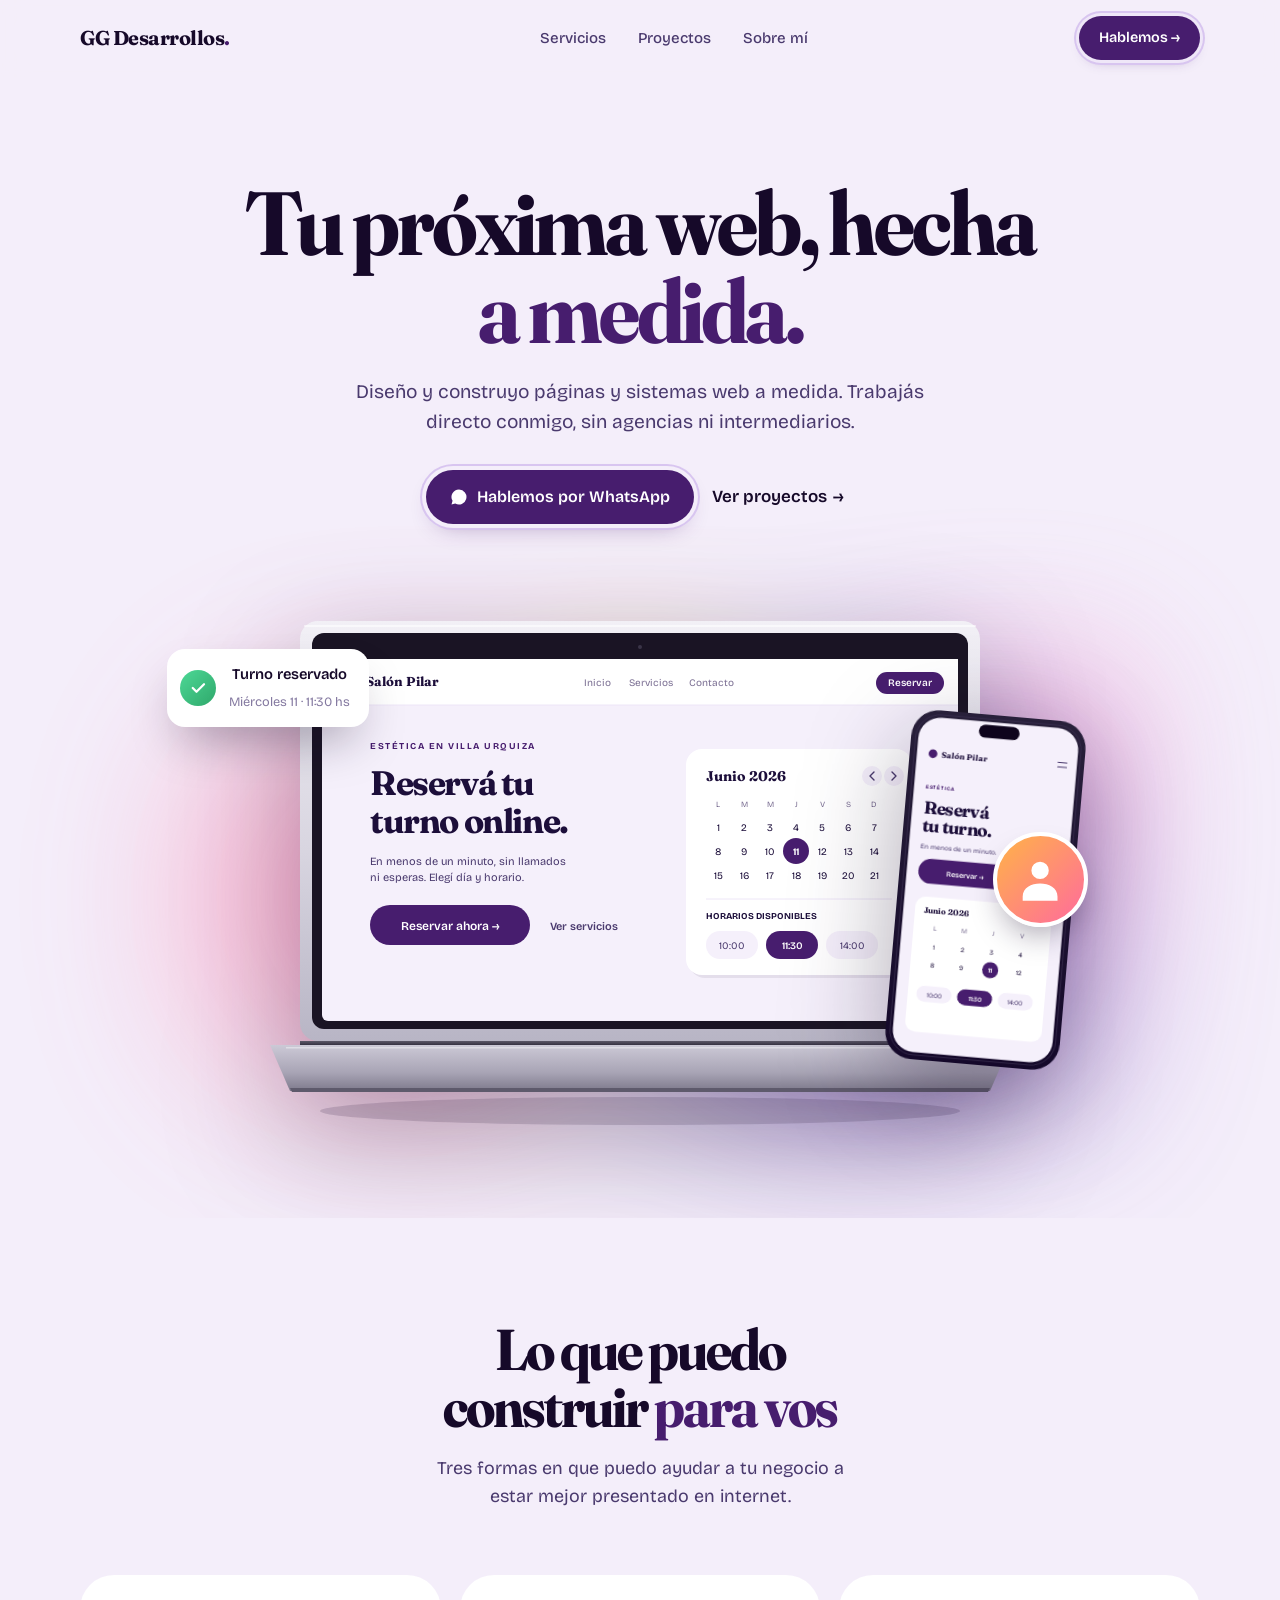
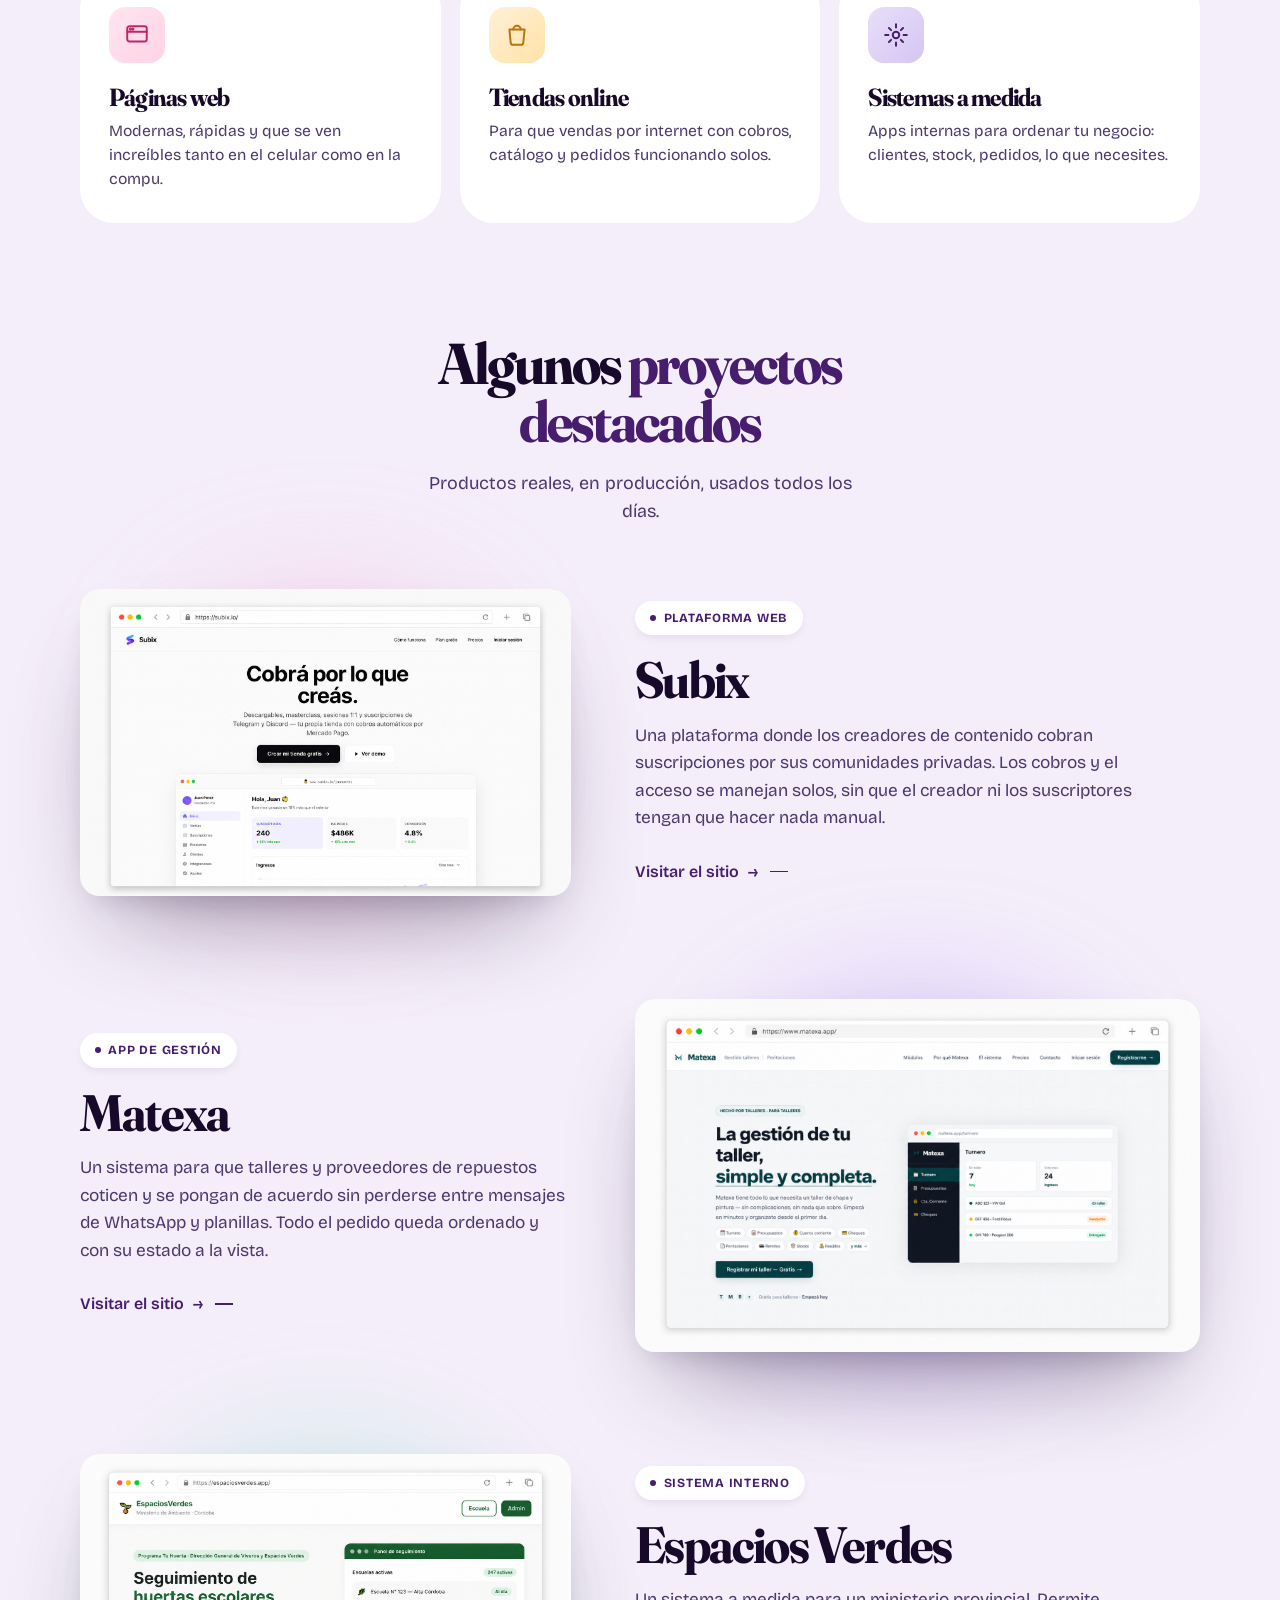
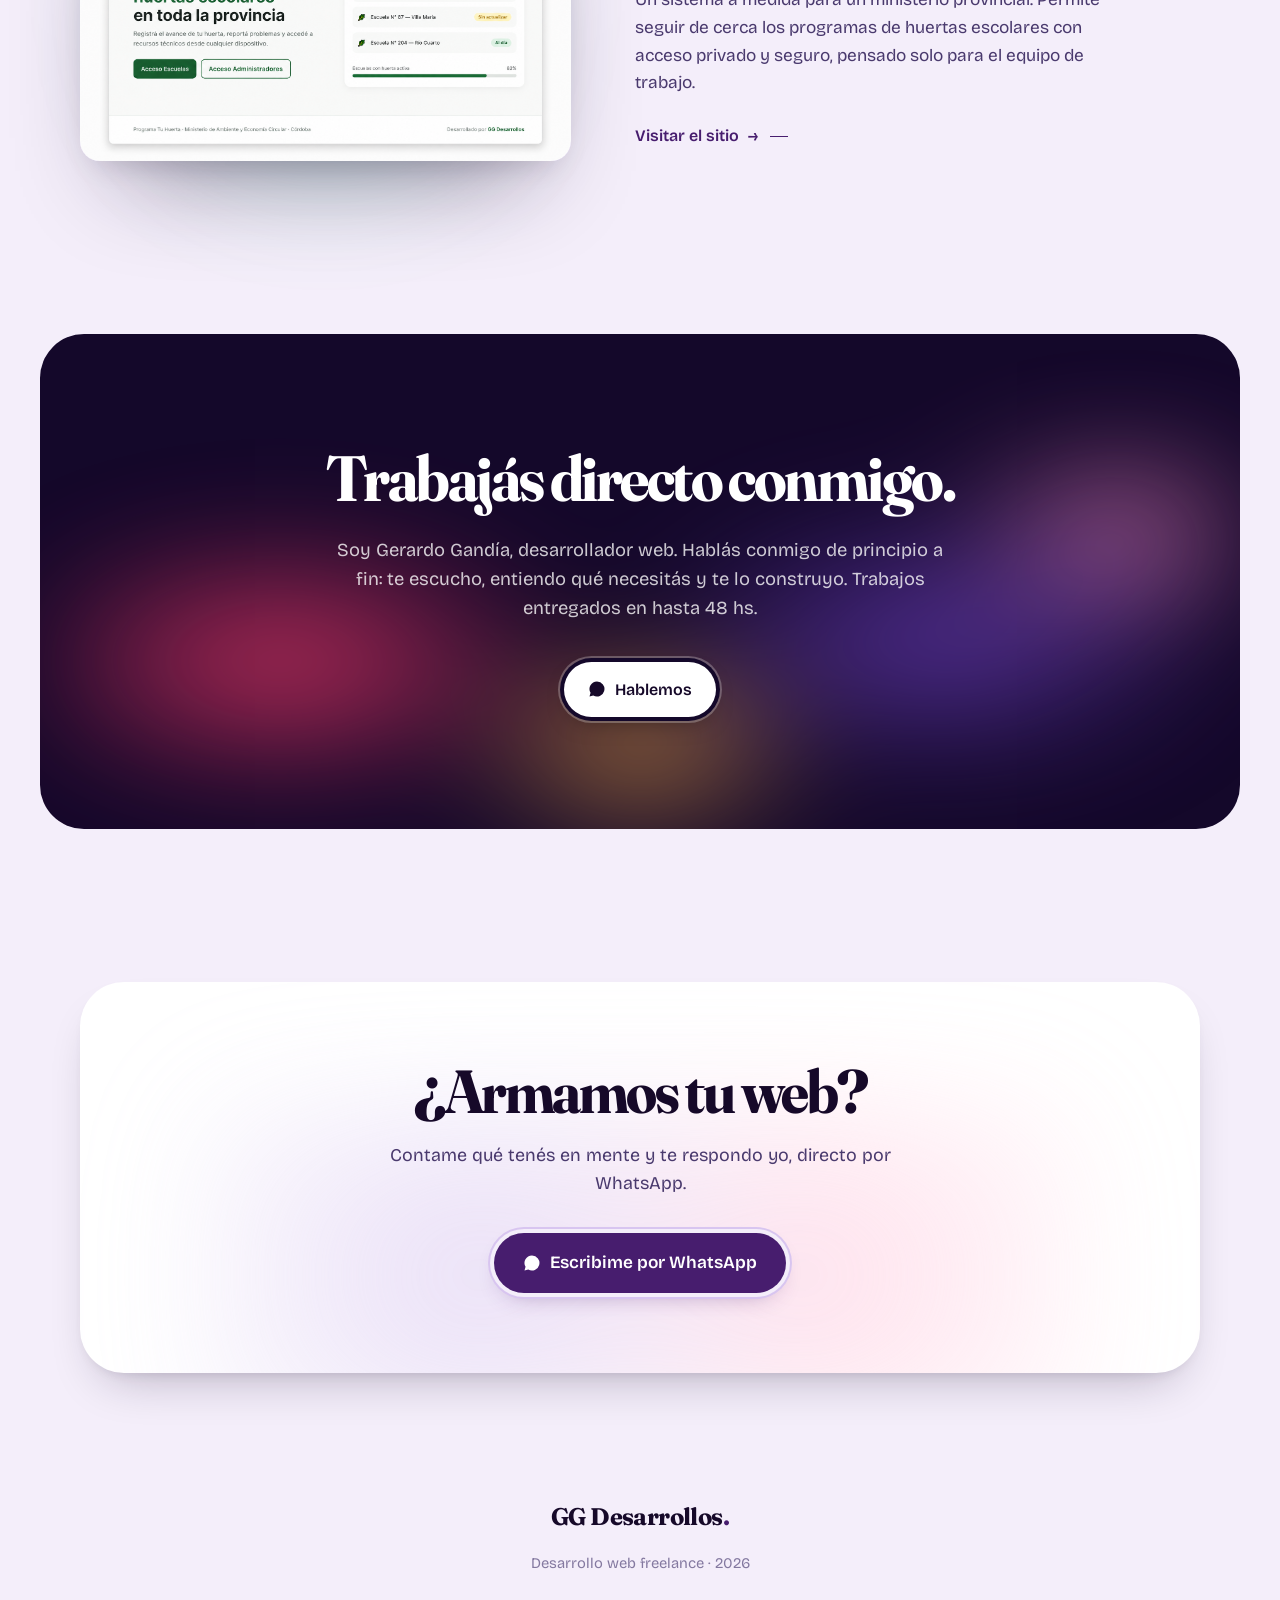
<file: index.html>
<!DOCTYPE html>
<html lang="es-AR">
<head>
<meta charset="UTF-8">
<meta name="viewport" content="width=device-width, initial-scale=1.0">
<title>GG Desarrollos — Páginas web hechas a tu medida</title>
<meta name="description" content="Gerardo Gandía — desarrollo web freelance. Diseño y construyo páginas y sistemas web a medida.">
<link rel="icon" type="image/svg+xml" href="assets/favicon.svg">
<link rel="preconnect" href="https://fonts.googleapis.com">
<link rel="preconnect" href="https://fonts.gstatic.com" crossorigin>
<link href="https://fonts.googleapis.com/css2?family=Bricolage+Grotesque:opsz,wght@12..96,400;12..96,500;12..96,600;12..96,700&family=Fraunces:opsz,wght@9..144,500;9..144,600;9..144,700;9..144,800&display=swap" rel="stylesheet">
<link rel="stylesheet" href="styles.css">
</head>
<body>
<a id="top"></a>

<!-- ============ NAV ============ -->
<header class="nav" id="nav">
  <div class="nav-inner">
    <a href="#top" class="wordmark">GG Desarrollos<span class="dot">.</span></a>
    <nav><ul class="nav-links">
      <li><a href="#servicios">Servicios</a></li>
      <li><a href="#proyectos">Proyectos</a></li>
      <li><a href="#sobre">Sobre mí</a></li>
    </ul></nav>
    <a class="btn btn-primary" href="https://wa.me/5493571682836" target="_blank" rel="noopener">Hablemos →</a>
  </div>
</header>

<!-- ============ HERO ============ -->
<section class="hero">
  <div class="wrap">
    <h1 class="hero-title">
      <span class="word w1">Tu</span>
      <span class="word w2">próxima</span>
      <span class="word w3">web,</span>
      <span class="word w4">hecha</span>
      <span class="word w5">a medida.</span>
    </h1>
    <p class="hero-sub">
      Diseño y construyo páginas y sistemas web a medida. Trabajás directo conmigo, sin agencias ni intermediarios.
    </p>
    <div class="hero-cta">
      <a class="btn btn-primary" href="https://wa.me/5493571682836" target="_blank" rel="noopener">
        <svg viewBox="0 0 24 24" fill="currentColor"><path d="M17.5 14.4c-.3-.2-1.7-.8-2-.9-.3-.1-.5-.2-.7.1-.2.3-.7.9-.9 1.1-.2.2-.3.2-.6.1-.3-.2-1.2-.5-2.3-1.4-.9-.8-1.4-1.7-1.6-2-.2-.3 0-.5.1-.6l.4-.5c.1-.2.2-.3.3-.5.1-.2 0-.4 0-.5 0-.2-.7-1.6-.9-2.2-.2-.6-.5-.5-.7-.5h-.6c-.2 0-.5.1-.8.4-.3.3-1 1-1 2.5s1.1 2.9 1.2 3.1c.2.2 2.1 3.3 5.2 4.6.7.3 1.3.5 1.7.6.7.2 1.4.2 1.9.1.6-.1 1.7-.7 2-1.4.2-.7.2-1.2.2-1.4-.1-.1-.3-.2-.6-.3zM12 2a10 10 0 0 0-8.6 15.1L2 22l5-1.3A10 10 0 1 0 12 2z"/></svg>
        Hablemos por WhatsApp
      </a>
      <a class="btn-link" href="#proyectos">Ver proyectos <span class="arrow">→</span></a>
    </div>
  </div>

  <!-- Cluster de devices con glow -->
  <div class="hero-scene">
    <div class="notif">
      <div class="notif-check">
        <svg viewBox="0 0 24 24" fill="none" stroke="currentColor" stroke-width="3" stroke-linecap="round" stroke-linejoin="round"><path d="M5 12l5 5L20 7"/></svg>
      </div>
      <div class="notif-text">
        <strong>Turno reservado</strong>
        <span>Miércoles 11 · 11:30 hs</span>
      </div>
    </div>

    <div class="avatar-float">
      <svg viewBox="0 0 24 24" fill="currentColor" aria-hidden="true"><path d="M12 12a4 4 0 100-8 4 4 0 000 8zm0 2c-4 0-8 2-8 6v2h16v-2c0-4-4-6-8-6z"/></svg>
    </div>

    <div class="scene-stack">
      <!-- LAPTOP plateada -->
      <svg class="laptop" viewBox="0 0 820 540" xmlns="http://www.w3.org/2000/svg" aria-label="Vista en notebook">
        <defs>
          <linearGradient id="silver-lid" x1="0" y1="0" x2="0" y2="1">
            <stop offset="0%"  stop-color="#F2F0F6"/>
            <stop offset="55%" stop-color="#D8D5E0"/>
            <stop offset="100%" stop-color="#B8B5C5"/>
          </linearGradient>
          <linearGradient id="silver-base" x1="0" y1="0" x2="0" y2="1">
            <stop offset="0%"  stop-color="#CCC9D6"/>
            <stop offset="60%" stop-color="#A8A4B5"/>
            <stop offset="100%" stop-color="#7E7A8C"/>
          </linearGradient>
          <linearGradient id="hinge" x1="0" y1="0" x2="0" y2="1">
            <stop offset="0%" stop-color="#5C5868"/>
            <stop offset="100%" stop-color="#363242"/>
          </linearGradient>
        </defs>

        <!-- Lid (cuerpo plateado) -->
        <rect x="70" y="20" width="680" height="420" rx="18" fill="url(#silver-lid)"/>
        <!-- Highlight superior sutil -->
        <rect x="74" y="24" width="672" height="2" rx="1" fill="rgba(255,255,255,.6)"/>
        <!-- Bezel oscuro alrededor de la pantalla -->
        <rect x="82" y="32" width="656" height="396" rx="12" fill="#1A1424"/>
        <!-- Camera dot -->
        <circle cx="410" cy="46" r="2" fill="#3A3448"/>
        <!-- Pantalla -->
        <rect x="92" y="58" width="636" height="362" rx="6" fill="#F5F0FB"/>

        <!-- ====== SITIO DEMO dentro de la pantalla ====== -->
        <g transform="translate(92 58)">
          <!-- Top nav -->
          <rect width="636" height="46" fill="#FFFFFF"/>
          <line x1="0" y1="46" x2="636" y2="46" stroke="#EDE6F7" stroke-width="1"/>
          <circle cx="28" cy="23" r="7" fill="#471D6E"/>
          <text x="44" y="27" font-family="Fraunces" font-weight="700" font-size="13" fill="#1C0E3A">Salón Pilar</text>
          <g font-family="Bricolage Grotesque" font-size="10" fill="#7A6E92">
            <text x="262" y="27">Inicio</text>
            <text x="307" y="27">Servicios</text>
            <text x="367" y="27">Contacto</text>
          </g>
          <rect x="554" y="13" width="68" height="22" rx="11" fill="#471D6E"/>
          <text x="588" y="27" text-anchor="middle" font-family="Bricolage Grotesque" font-size="10" font-weight="600" fill="#FFFFFF">Reservar</text>

          <!-- Hero del sitio demo -->
          <g transform="translate(48 90)">
            <text x="0" y="0" font-family="Bricolage Grotesque" font-weight="700" font-size="9" letter-spacing="1.5" fill="#471D6E">ESTÉTICA EN VILLA URQUIZA</text>
            <text x="0" y="46" font-family="Fraunces" font-weight="700" font-size="34" fill="#1C0E3A" letter-spacing="-1.4">Reservá tu</text>
            <text x="0" y="84" font-family="Fraunces" font-weight="700" font-size="34" fill="#1C0E3A" letter-spacing="-1.4">turno online.</text>
            <text x="0" y="116" font-family="Bricolage Grotesque" font-size="11" fill="#4A3A6E">En menos de un minuto, sin llamados</text>
            <text x="0" y="132" font-family="Bricolage Grotesque" font-size="11" fill="#4A3A6E">ni esperas. Elegí día y horario.</text>
            <rect x="0" y="156" width="160" height="40" rx="20" fill="#471D6E"/>
            <text x="80" y="181" text-anchor="middle" font-family="Bricolage Grotesque" font-weight="600" font-size="12" fill="#FFFFFF">Reservar ahora →</text>
            <text x="180" y="181" font-family="Bricolage Grotesque" font-weight="600" font-size="11" fill="#4A3A6E">Ver servicios</text>
          </g>

          <!-- Calendario derecha -->
          <g transform="translate(364 90)">
            <rect x="3" y="3" width="226" height="226" rx="16" fill="#1C0E3A" opacity="0.08"/>
            <rect width="226" height="226" rx="16" fill="#FFFFFF"/>
            <text x="20" y="32" font-family="Fraunces" font-weight="700" font-size="14" fill="#1C0E3A">Junio 2026</text>
            <circle cx="186" cy="27" r="10" fill="#F5F0FB"/>
            <path d="M188 23 L184 27 L188 31" stroke="#4A3A6E" stroke-width="1.4" fill="none" stroke-linecap="round" stroke-linejoin="round"/>
            <circle cx="208" cy="27" r="10" fill="#F5F0FB"/>
            <path d="M206 23 L210 27 L206 31" stroke="#4A3A6E" stroke-width="1.4" fill="none" stroke-linecap="round" stroke-linejoin="round"/>
            <g font-family="Bricolage Grotesque" font-size="8" fill="#7A6E92" text-anchor="middle">
              <text x="32" y="58">L</text><text x="58" y="58">M</text><text x="84" y="58">M</text><text x="110" y="58">J</text><text x="136" y="58">V</text><text x="162" y="58">S</text><text x="188" y="58">D</text>
            </g>
            <g font-family="Bricolage Grotesque" font-size="10" text-anchor="middle">
              <text x="32" y="82" fill="#1C0E3A">1</text><text x="58" y="82" fill="#1C0E3A">2</text><text x="84" y="82" fill="#1C0E3A">3</text><text x="110" y="82" fill="#1C0E3A">4</text><text x="136" y="82" fill="#1C0E3A">5</text><text x="162" y="82" fill="#1C0E3A">6</text><text x="188" y="82" fill="#1C0E3A">7</text>
              <text x="32" y="106" fill="#1C0E3A">8</text><text x="58" y="106" fill="#1C0E3A">9</text><text x="84" y="106" fill="#1C0E3A">10</text>
              <circle cx="110" cy="102" r="13" fill="#471D6E"/>
              <text x="110" y="106" fill="#FFFFFF" font-weight="700">11</text>
              <text x="136" y="106" fill="#1C0E3A">12</text><text x="162" y="106" fill="#1C0E3A">13</text><text x="188" y="106" fill="#1C0E3A">14</text>
              <text x="32" y="130" fill="#1C0E3A">15</text><text x="58" y="130" fill="#1C0E3A">16</text><text x="84" y="130" fill="#1C0E3A">17</text><text x="110" y="130" fill="#1C0E3A">18</text><text x="136" y="130" fill="#1C0E3A">19</text><text x="162" y="130" fill="#1C0E3A">20</text><text x="188" y="130" fill="#1C0E3A">21</text>
            </g>
            <line x1="20" y1="150" x2="206" y2="150" stroke="#EDE6F7"/>
            <text x="20" y="170" font-family="Bricolage Grotesque" font-size="9" font-weight="700" fill="#1C0E3A">HORARIOS DISPONIBLES</text>
            <rect x="20" y="182" width="52" height="28" rx="14" fill="#F5F0FB"/>
            <text x="46" y="200" text-anchor="middle" font-family="Bricolage Grotesque" font-size="10" fill="#4A3A6E">10:00</text>
            <rect x="80" y="182" width="52" height="28" rx="14" fill="#471D6E"/>
            <text x="106" y="200" text-anchor="middle" font-family="Bricolage Grotesque" font-size="10" font-weight="600" fill="#FFFFFF">11:30</text>
            <rect x="140" y="182" width="52" height="28" rx="14" fill="#F5F0FB"/>
            <text x="166" y="200" text-anchor="middle" font-family="Bricolage Grotesque" font-size="10" fill="#4A3A6E">14:00</text>
          </g>
        </g>

        <!-- Hinge (bisagra) — línea fina entre pantalla y base -->
        <rect x="70" y="440" width="680" height="4" fill="url(#hinge)"/>

        <!-- BASE plateada (con perspectiva) -->
        <path d="M40 444 L780 444 L760 490 L60 490 Z" fill="url(#silver-base)"/>
        <!-- Borde inferior sombreado -->
        <path d="M60 487 L760 487 L758 491 L62 491 Z" fill="#5E5A6C"/>
        <!-- Reflejo interno de la base -->
        <rect x="56" y="446" width="708" height="1.5" fill="rgba(255,255,255,.4)"/>

        <!-- Sombra debajo (oval blureado) -->
        <ellipse cx="410" cy="510" rx="320" ry="14" fill="#160929" opacity=".15"/>
      </svg>

      <!-- CELU -->
      <svg class="phone" viewBox="0 0 240 480" xmlns="http://www.w3.org/2000/svg" aria-label="Vista en celular">
        <defs>
          <linearGradient id="phone-body" x1="0" y1="0" x2="0" y2="1">
            <stop offset="0%" stop-color="#28203A"/>
            <stop offset="100%" stop-color="#14082A"/>
          </linearGradient>
        </defs>
        <rect width="240" height="480" rx="38" fill="url(#phone-body)"/>
        <rect x="6" y="6" width="228" height="468" rx="34" fill="none" stroke="#3A3050" stroke-width="1"/>
        <rect x="10" y="10" width="220" height="460" rx="30" fill="#F5F0FB"/>
        <rect x="92" y="14" width="56" height="18" rx="9" fill="#0E041C"/>

        <g transform="translate(10 40)">
          <circle cx="22" cy="20" r="6" fill="#471D6E"/>
          <text x="34" y="24" font-family="Fraunces" font-weight="700" font-size="11" fill="#1C0E3A">Salón Pilar</text>
          <g stroke="#4A3A6E" stroke-width="1.5" stroke-linecap="round">
            <line x1="194" y1="17" x2="206" y2="17"/>
            <line x1="194" y1="23" x2="206" y2="23"/>
          </g>
          <text x="16" y="68" font-family="Bricolage Grotesque" font-weight="700" font-size="7" letter-spacing="1" fill="#471D6E">ESTÉTICA</text>
          <text x="16" y="102" font-family="Fraunces" font-weight="700" font-size="24" fill="#1C0E3A" letter-spacing="-1">Reservá</text>
          <text x="16" y="128" font-family="Fraunces" font-weight="700" font-size="24" fill="#1C0E3A" letter-spacing="-1">tu turno.</text>
          <text x="16" y="150" font-family="Bricolage Grotesque" font-size="9" fill="#4A3A6E">En menos de un minuto.</text>
          <rect x="16" y="164" width="130" height="34" rx="17" fill="#471D6E"/>
          <text x="81" y="186" text-anchor="middle" font-family="Bricolage Grotesque" font-weight="600" font-size="10" fill="#FFFFFF">Reservar →</text>
          <rect x="16" y="216" width="188" height="186" rx="14" fill="#FFFFFF"/>
          <text x="28" y="238" font-family="Fraunces" font-weight="700" font-size="11" fill="#1C0E3A">Junio 2026</text>
          <g font-family="Bricolage Grotesque" font-size="9" text-anchor="middle">
            <text x="46" y="262" fill="#7A6E92">L</text><text x="86" y="262" fill="#7A6E92">M</text><text x="126" y="262" fill="#7A6E92">J</text><text x="166" y="262" fill="#7A6E92">V</text>
            <text x="46" y="288" fill="#1C0E3A">1</text><text x="86" y="288" fill="#1C0E3A">2</text><text x="126" y="288" fill="#1C0E3A">3</text><text x="166" y="288" fill="#1C0E3A">4</text>
            <text x="46" y="313" fill="#1C0E3A">8</text><text x="86" y="313" fill="#1C0E3A">9</text>
            <circle cx="126" cy="309" r="11" fill="#471D6E"/>
            <text x="126" y="313" fill="#FFFFFF" font-weight="700">11</text>
            <text x="166" y="313" fill="#1C0E3A">12</text>
          </g>
          <rect x="28" y="338" width="48" height="22" rx="11" fill="#F5F0FB"/>
          <text x="52" y="353" text-anchor="middle" font-family="Bricolage Grotesque" font-size="9" fill="#4A3A6E">10:00</text>
          <rect x="84" y="338" width="48" height="22" rx="11" fill="#471D6E"/>
          <text x="108" y="353" text-anchor="middle" font-family="Bricolage Grotesque" font-size="9" font-weight="600" fill="#FFFFFF">11:30</text>
          <rect x="140" y="338" width="48" height="22" rx="11" fill="#F5F0FB"/>
          <text x="164" y="353" text-anchor="middle" font-family="Bricolage Grotesque" font-size="9" fill="#4A3A6E">14:00</text>
        </g>
      </svg>
    </div>
  </div>
</section>

<!-- ============ SERVICIOS ============ -->
<section class="services" id="servicios">
  <div class="wrap">
    <div class="sec-head reveal">
      <h2>Lo que puedo construir <span class="accent">para vos</span></h2>
      <p>Tres formas en que puedo ayudar a tu negocio a estar mejor presentado en internet.</p>
    </div>
    <div class="svc-grid">
      <div class="svc reveal">
        <div class="svc-ico">
          <svg viewBox="0 0 24 24" fill="none" stroke="currentColor" stroke-width="1.8" stroke-linecap="round" stroke-linejoin="round"><rect x="3" y="4" width="18" height="14" rx="2"/><line x1="3" y1="9" x2="21" y2="9"/><circle cx="6" cy="6.5" r=".6" fill="currentColor"/><circle cx="8.2" cy="6.5" r=".6" fill="currentColor"/></svg>
        </div>
        <h3>Páginas web</h3>
        <p>Modernas, rápidas y que se ven increíbles tanto en el celular como en la compu.</p>
      </div>
      <div class="svc reveal">
        <div class="svc-ico">
          <svg viewBox="0 0 24 24" fill="none" stroke="currentColor" stroke-width="1.8" stroke-linecap="round" stroke-linejoin="round"><path d="M5 7h14l-1.2 12.2a2 2 0 0 1-2 1.8H8.2a2 2 0 0 1-2-1.8L5 7z"/><path d="M8.5 7a3.5 3.5 0 0 1 7 0"/></svg>
        </div>
        <h3>Tiendas online</h3>
        <p>Para que vendas por internet con cobros, catálogo y pedidos funcionando solos.</p>
      </div>
      <div class="svc reveal">
        <div class="svc-ico">
          <svg viewBox="0 0 24 24" fill="none" stroke="currentColor" stroke-width="1.8" stroke-linecap="round" stroke-linejoin="round"><circle cx="12" cy="12" r="3"/><path d="M12 2v3M12 19v3M2 12h3M19 12h3M5.5 5.5l2 2M16.5 16.5l2 2M18.5 5.5l-2 2M5.5 18.5l2-2"/></svg>
        </div>
        <h3>Sistemas a medida</h3>
        <p>Apps internas para ordenar tu negocio: clientes, stock, pedidos, lo que necesites.</p>
      </div>
    </div>
  </div>
</section>

<!-- ============ PROYECTOS ============ -->
<section class="projects" id="proyectos">
  <div class="wrap">
    <div class="sec-head reveal">
      <h2>Algunos <span class="accent">proyectos destacados</span></h2>
      <p>Productos reales, en producción, usados todos los días.</p>
    </div>

    <!-- 01 SUBIX -->
    <article class="project p-pink reveal">
      <div class="project-text">
        <span class="project-tag">Plataforma web</span>
        <h3 class="project-name">Subix</h3>
        <p class="project-desc">Una plataforma donde los creadores de contenido cobran suscripciones por sus comunidades privadas. Los cobros y el acceso se manejan solos, sin que el creador ni los suscriptores tengan que hacer nada manual.</p>
        <a class="project-link" href="https://subix.io" target="_blank" rel="noopener">Visitar el sitio <span class="arrow">→</span></a>
      </div>
      <div class="project-art">
        <span class="shot-glow"></span>
        <div class="shot-wrap">
          <div class="shot-img">
            <span class="ph">Subix</span>
            <img src="assets/images/subix.png" alt="Captura de Subix" loading="lazy" onerror="this.style.display='none'">
          </div>
        </div>
      </div>
    </article>

    <!-- 02 MATEXA -->
    <article class="project p-violet reveal">
      <div class="project-text">
        <span class="project-tag">App de gestión</span>
        <h3 class="project-name">Matexa</h3>
        <p class="project-desc">Un sistema para que talleres y proveedores de repuestos coticen y se pongan de acuerdo sin perderse entre mensajes de WhatsApp y planillas. Todo el pedido queda ordenado y con su estado a la vista.</p>
        <a class="project-link" href="https://matexa.app" target="_blank" rel="noopener">Visitar el sitio <span class="arrow">→</span></a>
      </div>
      <div class="project-art">
        <span class="shot-glow"></span>
        <div class="shot-wrap">
          <div class="shot-img">
            <span class="ph">Matexa</span>
            <img src="assets/images/matexa.png" alt="Captura de Matexa" loading="lazy" onerror="this.style.display='none'">
          </div>
        </div>
      </div>
    </article>

    <!-- 03 ESPACIOS VERDES -->
    <article class="project p-mint reveal">
      <div class="project-text">
        <span class="project-tag">Sistema interno</span>
        <h3 class="project-name">Espacios Verdes</h3>
        <p class="project-desc">Un sistema a medida para un ministerio provincial. Permite seguir de cerca los programas de huertas escolares con acceso privado y seguro, pensado solo para el equipo de trabajo.</p>
        <a class="project-link" href="https://espaciosverdes.app" target="_blank" rel="noopener">Visitar el sitio <span class="arrow">→</span></a>
      </div>
      <div class="project-art">
        <span class="shot-glow"></span>
        <div class="shot-wrap">
          <div class="shot-img">
            <span class="ph">Espacios Verdes</span>
            <img src="assets/images/espaciosverdes.png" alt="Captura de Espacios Verdes" loading="lazy" onerror="this.style.display='none'">
          </div>
        </div>
      </div>
    </article>
  </div>
</section>

<!-- ============ Sobre mí (oscuro con glow dramático) ============ -->
<section class="about-dark" id="sobre">
  <div class="reveal">
    <h2>Trabajás directo conmigo.</h2>
    <p>Soy Gerardo Gandía, desarrollador web. Hablás conmigo de principio a fin: te escucho, entiendo qué necesitás y te lo construyo. Trabajos entregados en hasta 48 hs.</p>
    <a class="btn btn-on-dark" href="https://wa.me/5493571682836" target="_blank" rel="noopener">
      <svg viewBox="0 0 24 24" fill="currentColor"><path d="M17.5 14.4c-.3-.2-1.7-.8-2-.9-.3-.1-.5-.2-.7.1-.2.3-.7.9-.9 1.1-.2.2-.3.2-.6.1-.3-.2-1.2-.5-2.3-1.4-.9-.8-1.4-1.7-1.6-2-.2-.3 0-.5.1-.6l.4-.5c.1-.2.2-.3.3-.5.1-.2 0-.4 0-.5 0-.2-.7-1.6-.9-2.2-.2-.6-.5-.5-.7-.5h-.6c-.2 0-.5.1-.8.4-.3.3-1 1-1 2.5s1.1 2.9 1.2 3.1c.2.2 2.1 3.3 5.2 4.6.7.3 1.3.5 1.7.6.7.2 1.4.2 1.9.1.6-.1 1.7-.7 2-1.4.2-.7.2-1.2.2-1.4-.1-.1-.3-.2-.6-.3zM12 2a10 10 0 0 0-8.6 15.1L2 22l5-1.3A10 10 0 1 0 12 2z"/></svg>
      Hablemos
    </a>
  </div>
</section>

<!-- ============ CTA final ============ -->
<section class="cta">
  <div class="wrap">
    <div class="cta-card reveal">
      <h2>¿Armamos tu web?</h2>
      <p>Contame qué tenés en mente y te respondo yo, directo por WhatsApp.</p>
      <a class="btn btn-primary" href="https://wa.me/5493571682836" target="_blank" rel="noopener">
        <svg viewBox="0 0 24 24" fill="currentColor"><path d="M17.5 14.4c-.3-.2-1.7-.8-2-.9-.3-.1-.5-.2-.7.1-.2.3-.7.9-.9 1.1-.2.2-.3.2-.6.1-.3-.2-1.2-.5-2.3-1.4-.9-.8-1.4-1.7-1.6-2-.2-.3 0-.5.1-.6l.4-.5c.1-.2.2-.3.3-.5.1-.2 0-.4 0-.5 0-.2-.7-1.6-.9-2.2-.2-.6-.5-.5-.7-.5h-.6c-.2 0-.5.1-.8.4-.3.3-1 1-1 2.5s1.1 2.9 1.2 3.1c.2.2 2.1 3.3 5.2 4.6.7.3 1.3.5 1.7.6.7.2 1.4.2 1.9.1.6-.1 1.7-.7 2-1.4.2-.7.2-1.2.2-1.4-.1-.1-.3-.2-.6-.3zM12 2a10 10 0 0 0-8.6 15.1L2 22l5-1.3A10 10 0 1 0 12 2z"/></svg>
      Escribime por WhatsApp
      </a>
    </div>
  </div>
</section>

<!-- ============ FOOTER ============ -->
<footer class="footer">
  <span class="wordmark">GG Desarrollos<span class="dot">.</span></span>
  <div>Desarrollo web freelance · 2026</div>
</footer>

<script>
  // sombra navbar al scrollear
  const nav = document.getElementById('nav');
  const onScroll = () => nav.classList.toggle('scrolled', window.scrollY > 12);
  onScroll(); window.addEventListener('scroll', onScroll, { passive: true });

  // reveal al entrar en pantalla
  const io = new IntersectionObserver((es) => {
    es.forEach(e => { if (e.isIntersecting) { e.target.classList.add('in'); io.unobserve(e.target); } });
  }, { threshold: 0.12 });
  document.querySelectorAll('.reveal').forEach(el => io.observe(el));
</script>
</body>
</html>
</file>
<file: styles.css>
/* ==========================================================================
   GG Desarrollos · Hoja de estilos
   Todo desde :root.
   ========================================================================== */

:root {
  /* Color */
  --bg:           #F4EEFA;   /* lavanda muy claro */
  --bg-2:         #E8DDF4;
  --bg-soft:      #FAF6FE;
  --ink:          #160929;
  --ink-2:        #4A3A6E;
  --ink-3:        #8479A0;

  --purple:       #471D6E;
  --purple-hover: #5B2A8A;
  --purple-soft:  #C9B5E8;
  --purple-glow:  #D8C5F0;

  --white:        #FFFFFF;
  --dark:         #14082A;
  --dark-2:       #28144A;

  /* Plateado para la laptop */
  --silver-1: #E8E6EE;
  --silver-2: #C8C5D2;
  --silver-3: #9A96A8;

  /* Fuentes */
  --display: "Fraunces", "Times New Roman", serif;
  --sans:    "Bricolage Grotesque", -apple-system, system-ui, sans-serif;

  /* Medidas */
  --maxw: 1200px;
  --pad: clamp(1.1rem, 4vw, 2.5rem);
  --r:     22px;
  --r-lg:  34px;
  --r-xl:  44px;
  --pill:  100px;

  /* Sombras */
  --shadow-sm: 0 4px 12px -4px rgba(22,9,41,.12);
  --shadow:    0 24px 50px -24px rgba(22,9,41,.32), 0 6px 14px -8px rgba(22,9,41,.14);
  --shadow-lg: 0 50px 100px -40px rgba(22,9,41,.45), 0 14px 32px -16px rgba(22,9,41,.2);

  --ease: cubic-bezier(.4,0,.2,1);
  --ease-bounce: cubic-bezier(.34,1.56,.64,1);
}

*, *::before, *::after { box-sizing: border-box; }
* { margin: 0; }
html { -webkit-text-size-adjust: 100%; scroll-behavior: smooth; }
body {
  font-family: var(--sans);
  font-size: 1.0625rem;
  line-height: 1.6;
  color: var(--ink);
  background: var(--bg);
  -webkit-font-smoothing: antialiased;
  overflow-x: hidden;
}
img, svg { display: block; max-width: 100%; }
a { color: inherit; text-decoration: none; }
button { font: inherit; cursor: pointer; border: none; background: none; }
::selection { background: var(--purple); color: var(--white); }

.wrap { width: 100%; max-width: var(--maxw); margin-inline: auto; padding-inline: var(--pad); }

/* ==========================================================================
   Tipografía
   ========================================================================== */
h1, h2, h3 {
  font-family: var(--display);
  font-weight: 700;
  font-variation-settings: "opsz" 144, "SOFT" 30;
  line-height: 1.0;
  letter-spacing: -0.03em;
  color: var(--ink);
}

/* ==========================================================================
   Botones — el detalle clave del halo exterior (signature Loom/Phantom)
   ========================================================================== */
.btn {
  display: inline-flex; align-items: center; gap: .55rem;
  font-family: var(--sans); font-weight: 600;
  font-size: 1rem;
  padding: .9rem 1.5rem;
  border-radius: var(--pill);
  transition: transform .2s var(--ease), background .2s var(--ease), box-shadow .25s var(--ease);
  white-space: nowrap;
  position: relative;
}
.btn svg { width: 18px; height: 18px; }

.btn-primary {
  background: var(--purple);
  color: var(--white);
  /* halo lavanda exterior — gap + ring */
  box-shadow:
    0 0 0 4px var(--bg),
    0 0 0 6px var(--purple-glow),
    0 10px 24px -10px rgba(71,29,110,.45);
}
.btn-primary:hover {
  background: var(--purple-hover);
  transform: translateY(-1px);
  box-shadow:
    0 0 0 4px var(--bg),
    0 0 0 7px var(--purple-soft),
    0 16px 32px -12px rgba(71,29,110,.55);
}

.btn-link {
  font-family: var(--sans); font-weight: 600;
  color: var(--ink);
  display: inline-flex; align-items: center; gap: .4rem;
  padding: .9rem .6rem;
  position: relative;
}
.btn-link::after {
  content: ""; position: absolute; left: .6rem; right: .6rem; bottom: .5rem;
  height: 1.5px; background: var(--ink); transform-origin: left;
  transform: scaleX(0); transition: transform .25s var(--ease);
}
.btn-link:hover::after { transform: scaleX(1); }
.btn-link .arrow { transition: transform .2s var(--ease); }
.btn-link:hover .arrow { transform: translateX(3px); }

.btn-on-dark {
  background: var(--white);
  color: var(--ink);
  box-shadow:
    0 0 0 4px var(--dark),
    0 0 0 6px rgba(255,255,255,.25),
    0 10px 24px -10px rgba(0,0,0,.5);
}
.btn-on-dark:hover {
  transform: translateY(-1px);
  box-shadow:
    0 0 0 4px var(--dark),
    0 0 0 7px rgba(255,255,255,.4),
    0 16px 32px -12px rgba(0,0,0,.6);
}

/* ==========================================================================
   NAVBAR — clásica horizontal limpia, no pildora flotante
   ========================================================================== */
.nav {
  position: sticky; top: 0; z-index: 100;
  background: rgba(244,238,250,.85);
  backdrop-filter: blur(14px);
  -webkit-backdrop-filter: blur(14px);
  border-bottom: 1px solid transparent;
  transition: border-color .3s var(--ease), background .3s var(--ease);
}
.nav.scrolled { border-bottom-color: rgba(22,9,41,.08); }
.nav-inner {
  max-width: var(--maxw); margin-inline: auto;
  padding: 1rem var(--pad);
  display: flex; align-items: center; justify-content: space-between; gap: 1rem;
}
.wordmark {
  font-family: var(--display); font-weight: 700;
  font-size: 1.25rem; letter-spacing: -0.025em;
  color: var(--ink);
}
.wordmark .dot { color: var(--purple); }
.nav-links { display: flex; gap: 2rem; list-style: none; align-items: center; }
.nav-links a {
  font-size: .94rem; font-weight: 500; color: var(--ink-2);
  transition: color .2s var(--ease);
}
.nav-links a:hover { color: var(--purple); }
.nav .btn-primary {
  padding: .65rem 1.25rem; font-size: .9rem;
  box-shadow:
    0 0 0 3px rgba(244,238,250,.85),
    0 0 0 5px var(--purple-glow),
    0 6px 14px -6px rgba(71,29,110,.4);
}

/* ==========================================================================
   HERO
   ========================================================================== */
.hero {
  padding-block: clamp(3.5rem, 8vw, 6.5rem) 0;
  text-align: center;
  position: relative;
  overflow: hidden;
}

.hero-title {
  font-size: clamp(2.8rem, 7.5vw, 5.6rem);
  font-weight: 700;
  letter-spacing: -0.035em;
  line-height: .98;
  max-width: 16ch;
  margin: 0 auto 1.4rem;
  color: var(--ink);
}
.hero-title .word { display: inline-block; opacity: 0; transform: translateY(28px); animation: rise .75s var(--ease) forwards; }
.hero-title .w1 { animation-delay: .1s; }
.hero-title .w2 { animation-delay: .2s; }
.hero-title .w3 { animation-delay: .3s; }
.hero-title .w4 { animation-delay: .4s; }
.hero-title .w5 { animation-delay: .5s; color: var(--purple); }

.hero-sub {
  font-size: clamp(1.05rem, 1.5vw, 1.2rem);
  color: var(--ink-2);
  max-width: 50ch;
  margin: 0 auto 2rem;
  line-height: 1.55;
  opacity: 0; animation: rise .7s var(--ease) .65s forwards;
}

.hero-cta {
  display: flex; gap: .5rem; justify-content: center; align-items: center;
  flex-wrap: wrap;
  opacity: 0; animation: rise .7s var(--ease) .78s forwards;
}

@keyframes rise { to { opacity: 1; transform: none; } }

/* ============ Cluster de devices ============ */
.hero-scene {
  position: relative;
  margin: clamp(3rem, 6vw, 5rem) auto 0;
  max-width: 1100px;
  padding: 0 var(--pad) clamp(2rem, 6vw, 5rem);
}

/* glow grande, saturado, detrás de todo */
.hero-scene::before {
  content: "";
  position: absolute;
  inset: 8% 5% 12% 5%;
  background:
    radial-gradient(circle at 25% 50%, #FF6B9D 0%, transparent 38%),
    radial-gradient(circle at 75% 60%, #6B3FBF 0%, transparent 42%),
    radial-gradient(circle at 50% 30%, #FFB347 0%, transparent 30%),
    radial-gradient(circle at 90% 30%, #FF8FCB 0%, transparent 28%);
  filter: blur(70px);
  opacity: 0;
  z-index: 0;
  animation: glowIn 1.4s var(--ease) .9s forwards;
}
@keyframes glowIn { to { opacity: .7; } }

.scene-stack {
  position: relative; z-index: 1;
  display: flex; justify-content: center; align-items: flex-end;
}

.laptop {
  width: 100%; max-width: 820px;
  filter: drop-shadow(0 40px 60px rgba(22,9,41,.3));
  opacity: 0; transform: translateY(50px) scale(.96);
  animation: laptopIn 1.1s var(--ease) 1.05s forwards;
}
@keyframes laptopIn { to { opacity: 1; transform: none; } }

.phone {
  position: absolute;
  width: clamp(120px, 14vw, 175px);
  right: clamp(2%, 6vw, 8%);
  bottom: clamp(2rem, 6vw, 5rem);
  z-index: 2;
  filter: drop-shadow(0 30px 50px rgba(22,9,41,.35));
  opacity: 0; transform: translateX(70px) translateY(20px) rotate(10deg);
  animation: phoneIn 1s var(--ease) 1.4s forwards;
}
@keyframes phoneIn { to { opacity: 1; transform: rotate(5deg); } }

/* Notificación flotante */
.notif {
  position: absolute;
  top: clamp(1rem, 6vw, 3rem);
  left: clamp(2%, 6vw, 8%);
  background: var(--white);
  border-radius: 18px;
  padding: .85rem 1.2rem .85rem .85rem;
  display: flex; align-items: center; gap: .8rem;
  box-shadow: 0 24px 50px -16px rgba(22,9,41,.4);
  z-index: 3;
  opacity: 0; transform: translateY(-12px) scale(.85);
  animation: notifIn .6s var(--ease-bounce) 1.85s forwards;
}
.notif-check {
  width: 36px; height: 36px; border-radius: 50%;
  background: linear-gradient(135deg, #4DD896, #2FA86B);
  display: grid; place-items: center; flex: none;
}
.notif-check svg { width: 18px; height: 18px; color: var(--white); }
.notif-text strong { display: block; font-weight: 600; font-size: .92rem; color: var(--ink); }
.notif-text span { font-size: .8rem; color: var(--ink-3); }
@keyframes notifIn { to { opacity: 1; transform: none; } }

/* Avatar flotante segundo (Loom-style) */
.avatar-float {
  position: absolute;
  top: clamp(30%, 18vw, 38%);
  right: clamp(6%, 8vw, 10%);
  width: clamp(70px, 8vw, 95px);
  height: clamp(70px, 8vw, 95px);
  border-radius: 50%;
  background: linear-gradient(135deg, #FFB347, #FF6B9D);
  display: grid; place-items: center;
  border: 4px solid var(--white);
  box-shadow: 0 16px 32px -10px rgba(22,9,41,.4);
  z-index: 4;
  opacity: 0; transform: scale(.6);
  animation: notifIn .6s var(--ease-bounce) 2.0s forwards;
}
.avatar-float svg { width: 60%; height: 60%; color: var(--white); }

@media (max-width: 720px) {
  .notif, .phone, .avatar-float { display: none; }
}

/* ==========================================================================
   SERVICIOS
   ========================================================================== */
.services { padding-block: clamp(4rem, 8vw, 7rem) clamp(2rem, 5vw, 4rem); }
.sec-head { text-align: center; max-width: 40ch; margin: 0 auto clamp(2.5rem, 5vw, 4rem); }
.sec-head h2 { font-size: clamp(2.2rem, 5vw, 3.6rem); letter-spacing: -0.035em; }
.sec-head h2 .accent { color: var(--purple); }
.sec-head p { color: var(--ink-2); margin-top: 1.2rem; font-size: 1.12rem; line-height: 1.55; }

.svc-grid {
  display: grid;
  grid-template-columns: repeat(3, 1fr);
  gap: 1.2rem;
}
.svc {
  background: var(--white);
  border-radius: var(--r-lg);
  padding: 2rem 1.8rem;
  transition: transform .3s var(--ease), box-shadow .3s var(--ease);
  position: relative;
}
.svc:hover { transform: translateY(-6px); box-shadow: var(--shadow); }
.svc-ico {
  width: 56px; height: 56px;
  border-radius: 16px;
  display: grid; place-items: center;
  margin-bottom: 1.4rem;
  color: var(--purple);
}
.svc:nth-child(1) .svc-ico { background: linear-gradient(135deg, #FFE5F0, #FFD3E5); color: #C12468; }
.svc:nth-child(2) .svc-ico { background: linear-gradient(135deg, #FFF1D6, #FFE2A8); color: #B8740C; }
.svc:nth-child(3) .svc-ico { background: linear-gradient(135deg, #E8DFFA, #D5C5F2); color: var(--purple); }
.svc-ico svg { width: 26px; height: 26px; }
.svc h3 { font-size: 1.55rem; margin-bottom: .55rem; }
.svc p { color: var(--ink-2); font-size: .98rem; line-height: 1.55; }

/* ==========================================================================
   PROYECTOS — filas alternadas con screenshots reales
   ========================================================================== */
.projects { padding-block: clamp(2rem, 4vw, 3rem) clamp(4rem, 8vw, 6rem); }

.project {
  display: grid;
  grid-template-columns: 1fr 1.15fr;
  gap: clamp(2rem, 5vw, 5rem);
  align-items: center;
  margin-bottom: clamp(4rem, 8vw, 6.5rem);
}
.project:last-child { margin-bottom: 0; }
.project:nth-child(even) .project-art { order: -1; }

.project-tag {
  display: inline-flex; align-items: center; gap: .45rem;
  font-size: .78rem; font-weight: 700;
  letter-spacing: .06em; text-transform: uppercase;
  color: var(--purple);
  background: var(--white);
  padding: .45rem .95rem;
  border-radius: var(--pill);
  margin-bottom: 1.2rem;
  box-shadow: var(--shadow-sm);
}
.project-tag::before {
  content: ""; width: 6px; height: 6px; border-radius: 50%;
  background: currentColor;
}
.project-name {
  font-size: clamp(2.1rem, 4.8vw, 3.2rem);
  margin-bottom: 1rem;
  letter-spacing: -0.035em;
}
.project-desc {
  color: var(--ink-2);
  font-size: 1.08rem;
  max-width: 46ch;
  margin-bottom: 1.6rem;
  line-height: 1.6;
}
.project-link {
  display: inline-flex; align-items: center; gap: .55rem;
  font-weight: 600; font-size: 1rem;
  color: var(--purple);
}
.project-link::after {
  content: ""; flex: none; width: 18px; height: 1.5px;
  background: currentColor;
  margin-left: .2rem;
  transition: width .25s var(--ease);
}
.project-link:hover::after { width: 28px; }
.project-link .arrow { transition: transform .2s var(--ease); }
.project-link:hover .arrow { transform: translate(3px,-1px); }
.project-link.private { color: var(--ink-3); cursor: default; }
.project-link.private::after { background: var(--ink-3); }

/* Browser mockup — frame que envuelve el screenshot */
.shot-wrap {
  position: relative;
  border-radius: 20px;
  box-shadow: var(--shadow-lg);
  background: var(--white);
  overflow: hidden;
  transition: transform .35s var(--ease);
}
.project:hover .shot-wrap { transform: translateY(-6px); }

/* Glow detrás de cada screenshot — color distinto por proyecto */
.shot-glow {
  position: absolute;
  inset: -8% -6%;
  filter: blur(60px);
  opacity: .55;
  z-index: 0;
  border-radius: 50%;
  pointer-events: none;
}
.project-art .shot-wrap { position: relative; z-index: 1; }
.p-pink   .shot-glow { background: radial-gradient(circle, #FF8FCB 0%, transparent 65%); }
.p-violet .shot-glow { background: radial-gradient(circle, #8B5CF6 0%, transparent 65%); }
.p-mint   .shot-glow { background: radial-gradient(circle, #5CDFB4 0%, transparent 65%); }

.project-art { position: relative; }

.shot-bar {
  display: flex; align-items: center; gap: .55rem;
  padding: .65rem .85rem;
  background: #F1ECF7;
  border-bottom: 1px solid rgba(22,9,41,.06);
}
.shot-dots { display: flex; gap: .3rem; }
.shot-dots i { width: 10px; height: 10px; border-radius: 50%; display: block; }
.shot-dots i:nth-child(1) { background: #E8A59B; }
.shot-dots i:nth-child(2) { background: #EAD6A0; }
.shot-dots i:nth-child(3) { background: #A9D6AB; }
.shot-url {
  flex: 1;
  font-family: var(--sans);
  font-size: .76rem;
  color: var(--ink-3);
  background: var(--white);
  border-radius: 7px;
  padding: .28rem .75rem;
  text-align: center;
}

.shot-img {
  position: relative;
  width: 100%;
  aspect-ratio: 16 / 10;
  background: linear-gradient(135deg, #E8DDF4, #C9B5E8);
  overflow: hidden;
}
.shot-img img {
  width: 100%; height: 100%;
  object-fit: cover;
  object-position: top center;
  display: block;
  position: relative;
  z-index: 1;
}
.shot-img .ph {
  position: absolute; inset: 0;
  display: grid; place-items: center;
  font-family: var(--display); font-weight: 700;
  font-size: clamp(1.4rem, 3vw, 2rem);
  color: var(--purple);
  letter-spacing: -0.02em;
}

/* ==========================================================================
   Sobre mí — banner oscuro con glow dramático
   ========================================================================== */
.about-dark {
  position: relative;
  margin: clamp(3rem, 6vw, 5rem) var(--pad);
  background: var(--dark);
  border-radius: clamp(28px, 4vw, 44px);
  padding: clamp(4rem, 10vw, 7rem) clamp(2rem, 6vw, 5rem);
  text-align: center;
  overflow: hidden;
  color: var(--white);
}
.about-dark::before {
  content: "";
  position: absolute;
  inset: 15% 0% 0% 0%;
  background:
    radial-gradient(ellipse 50% 60% at 20% 60%, #FF3B6B 0%, transparent 50%),
    radial-gradient(ellipse 45% 55% at 75% 55%, #6B3FBF 0%, transparent 55%),
    radial-gradient(ellipse 35% 45% at 50% 80%, #FFB347 0%, transparent 45%),
    radial-gradient(ellipse 30% 40% at 90% 30%, #FF8FCB 0%, transparent 50%);
  filter: blur(60px);
  opacity: .85;
  z-index: 0;
}
.about-dark > * { position: relative; z-index: 1; }
.about-dark h2 {
  color: var(--white);
  font-size: clamp(2.4rem, 6vw, 4rem);
  margin: 0 auto 1.6rem;
  max-width: 18ch;
  letter-spacing: -0.04em;
}
.about-dark p {
  color: rgba(255,255,255,.78);
  font-size: 1.15rem;
  max-width: 52ch;
  margin: 0 auto 2.4rem;
  line-height: 1.6;
}

/* ==========================================================================
   CTA final
   ========================================================================== */
.cta { padding-block: clamp(3rem, 6vw, 5rem); }
.cta-card {
  background: var(--white);
  border-radius: clamp(28px, 4vw, 44px);
  padding: clamp(3rem, 7vw, 5rem) clamp(2rem, 5vw, 4rem);
  text-align: center;
  box-shadow: var(--shadow);
  position: relative;
  overflow: hidden;
}
.cta-card::before {
  content: "";
  position: absolute;
  inset: 30% 10% -20% 10%;
  background:
    radial-gradient(circle at 30% 50%, #D8C5F0 0%, transparent 55%),
    radial-gradient(circle at 70% 50%, #FFC8DD 0%, transparent 55%);
  filter: blur(60px);
  opacity: .55;
  z-index: 0;
}
.cta-card > * { position: relative; z-index: 1; }
.cta-card h2 {
  font-size: clamp(2.4rem, 5.5vw, 3.8rem);
  margin-bottom: 1.1rem;
  max-width: 18ch;
  margin-inline: auto;
  letter-spacing: -0.04em;
}
.cta-card p {
  font-size: 1.12rem;
  color: var(--ink-2);
  max-width: 44ch;
  margin: 0 auto 2.2rem;
}
.cta-card .btn-primary { font-size: 1.08rem; padding: 1rem 1.8rem; }

/* ==========================================================================
   FOOTER
   ========================================================================== */
.footer {
  padding: 3rem var(--pad) 2.5rem;
  text-align: center;
  color: var(--ink-3);
  font-size: .92rem;
}
.footer .wordmark { display: block; margin-bottom: 1rem; font-size: 1.5rem; }
.footer a { color: var(--purple); font-weight: 600; }
.footer a:hover { text-decoration: underline; }

/* ==========================================================================
   Reveal
   ========================================================================== */
.reveal { opacity: 0; transform: translateY(28px); transition: opacity .8s var(--ease), transform .8s var(--ease); }
.reveal.in { opacity: 1; transform: none; }

@media (prefers-reduced-motion: reduce) {
  *, *::before, *::after { animation: none !important; transition: none !important; }
  .reveal, .hero-title .word, .hero-sub, .hero-cta, .laptop, .phone, .notif, .avatar-float, .hero-scene::before {
    opacity: 1 !important; transform: none !important;
  }
}

/* ==========================================================================
   Responsive
   ========================================================================== */
@media (max-width: 880px) {
  .nav-links { display: none; }
  .svc-grid { grid-template-columns: 1fr; }
  .project { grid-template-columns: 1fr; gap: 2rem; }
  .project:nth-child(even) .project-art { order: 0; }
  .project-art { order: -1 !important; }
  .about-dark { margin-inline: var(--pad); }
}
</file>
